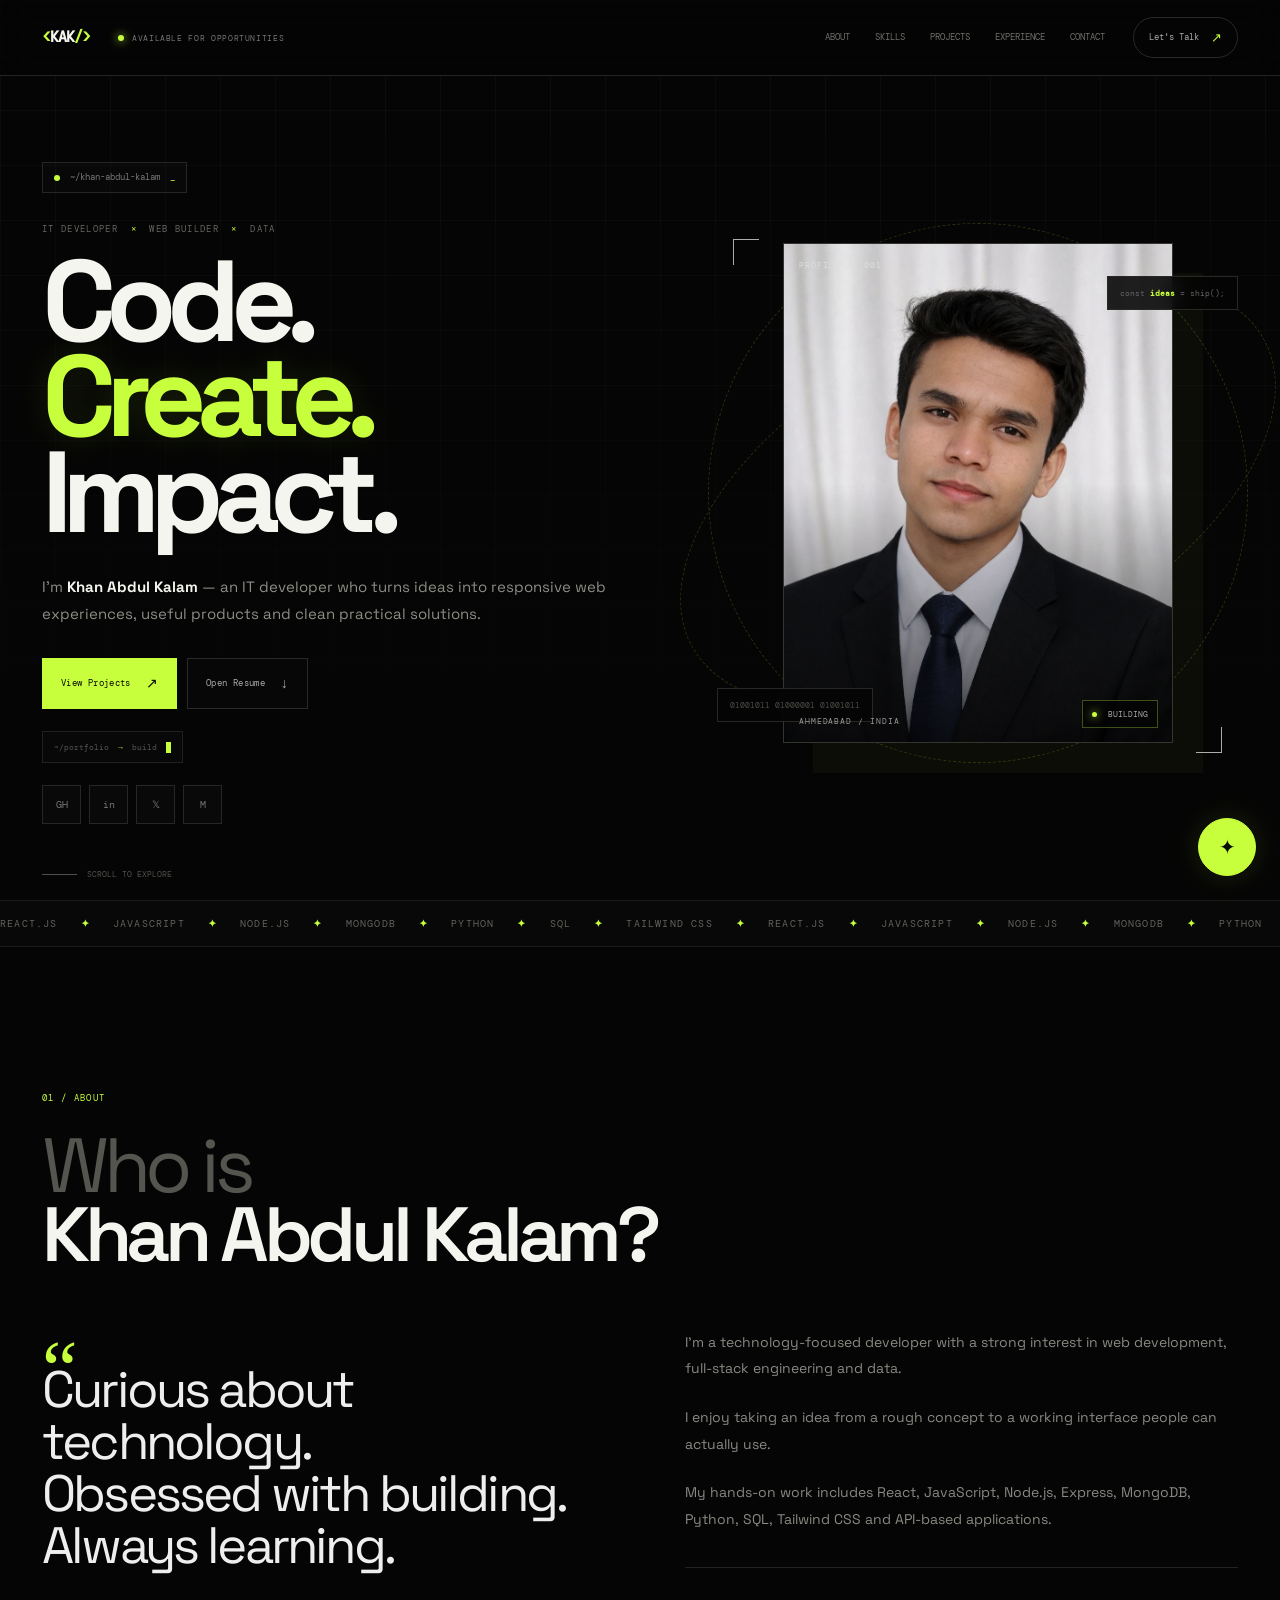
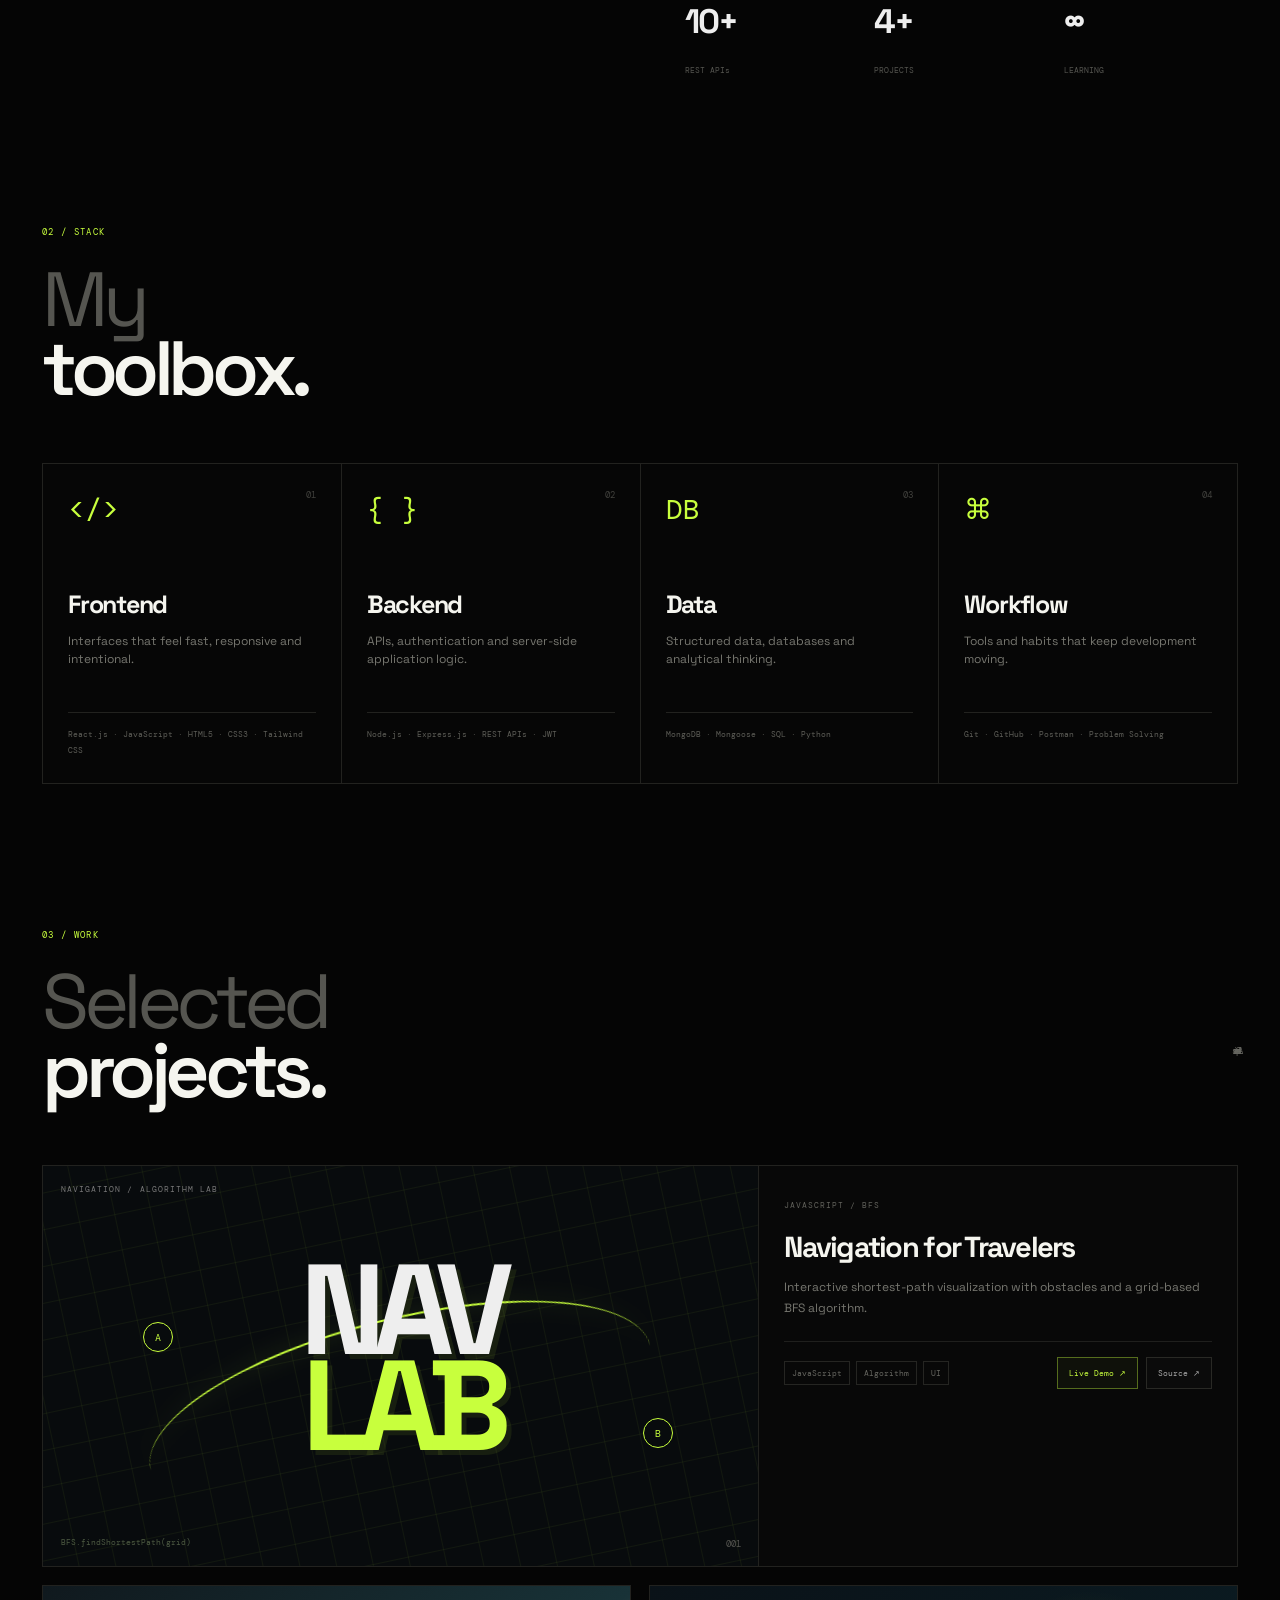
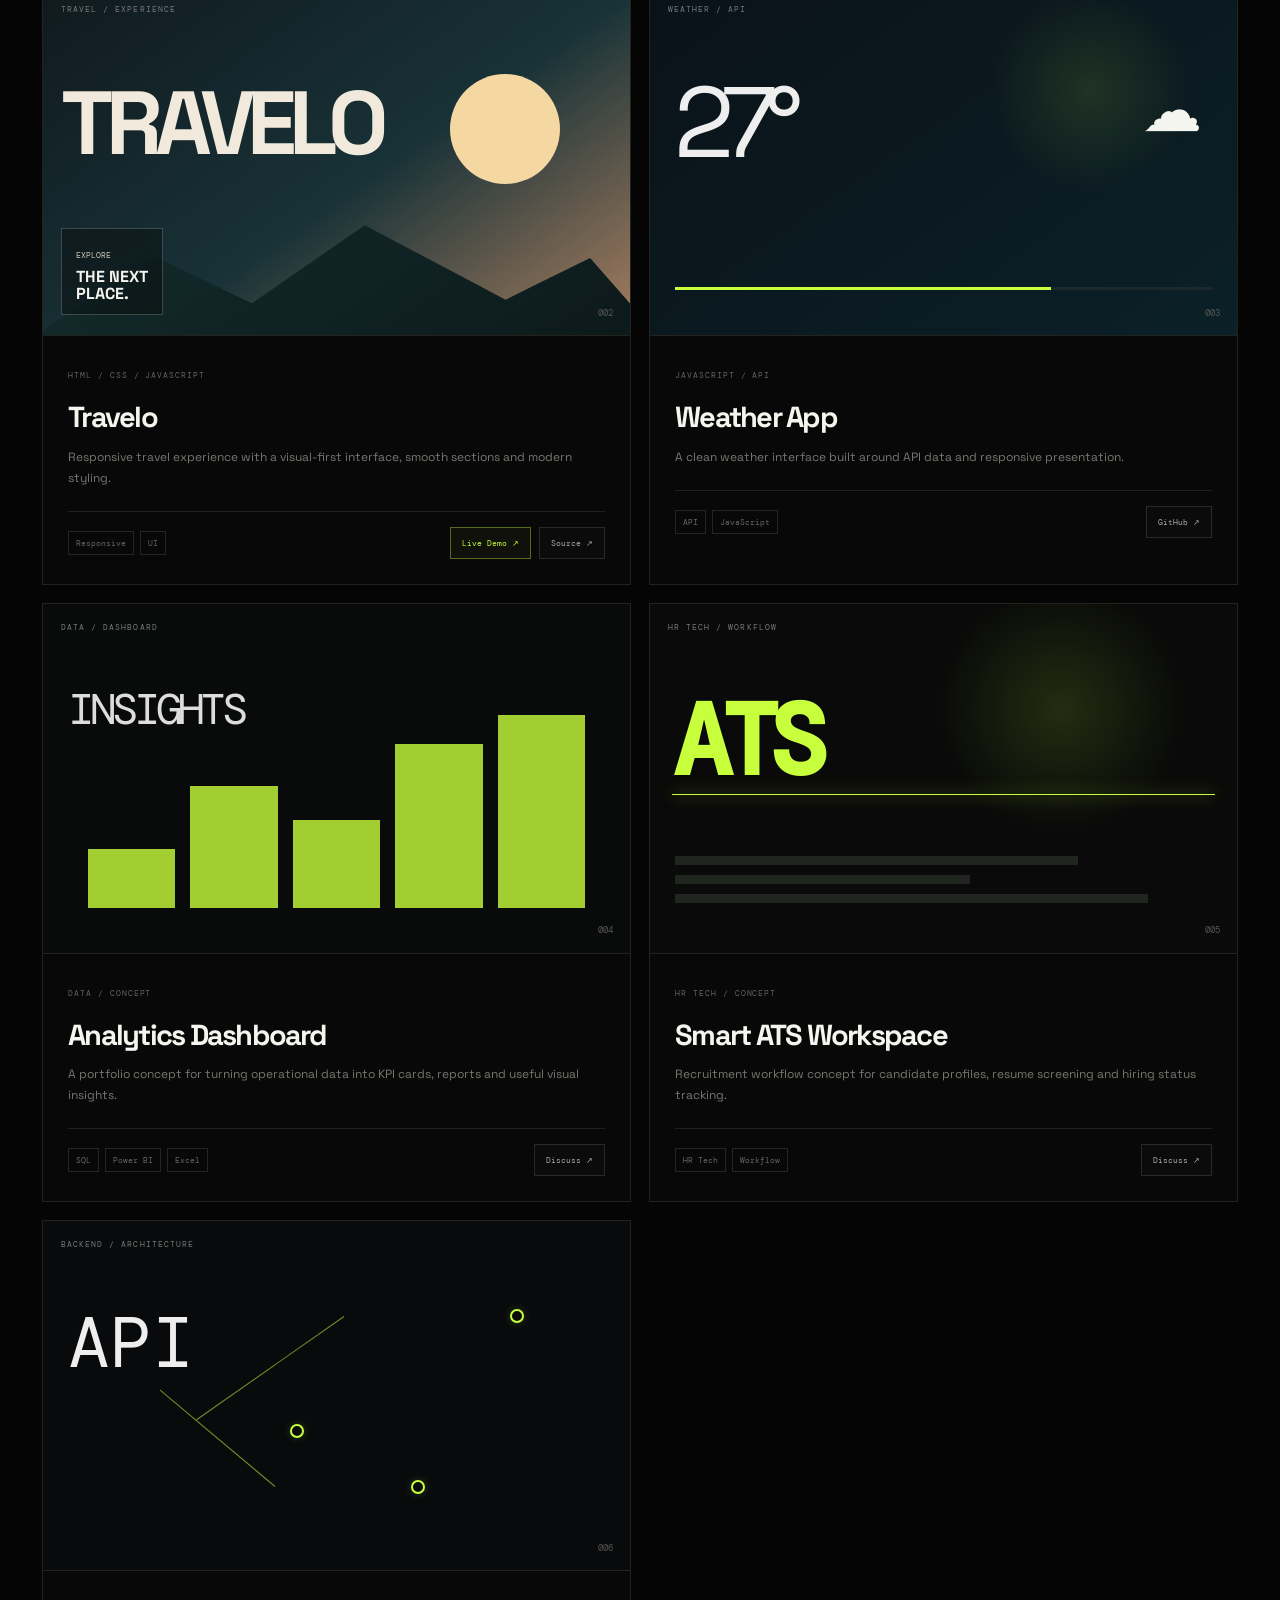
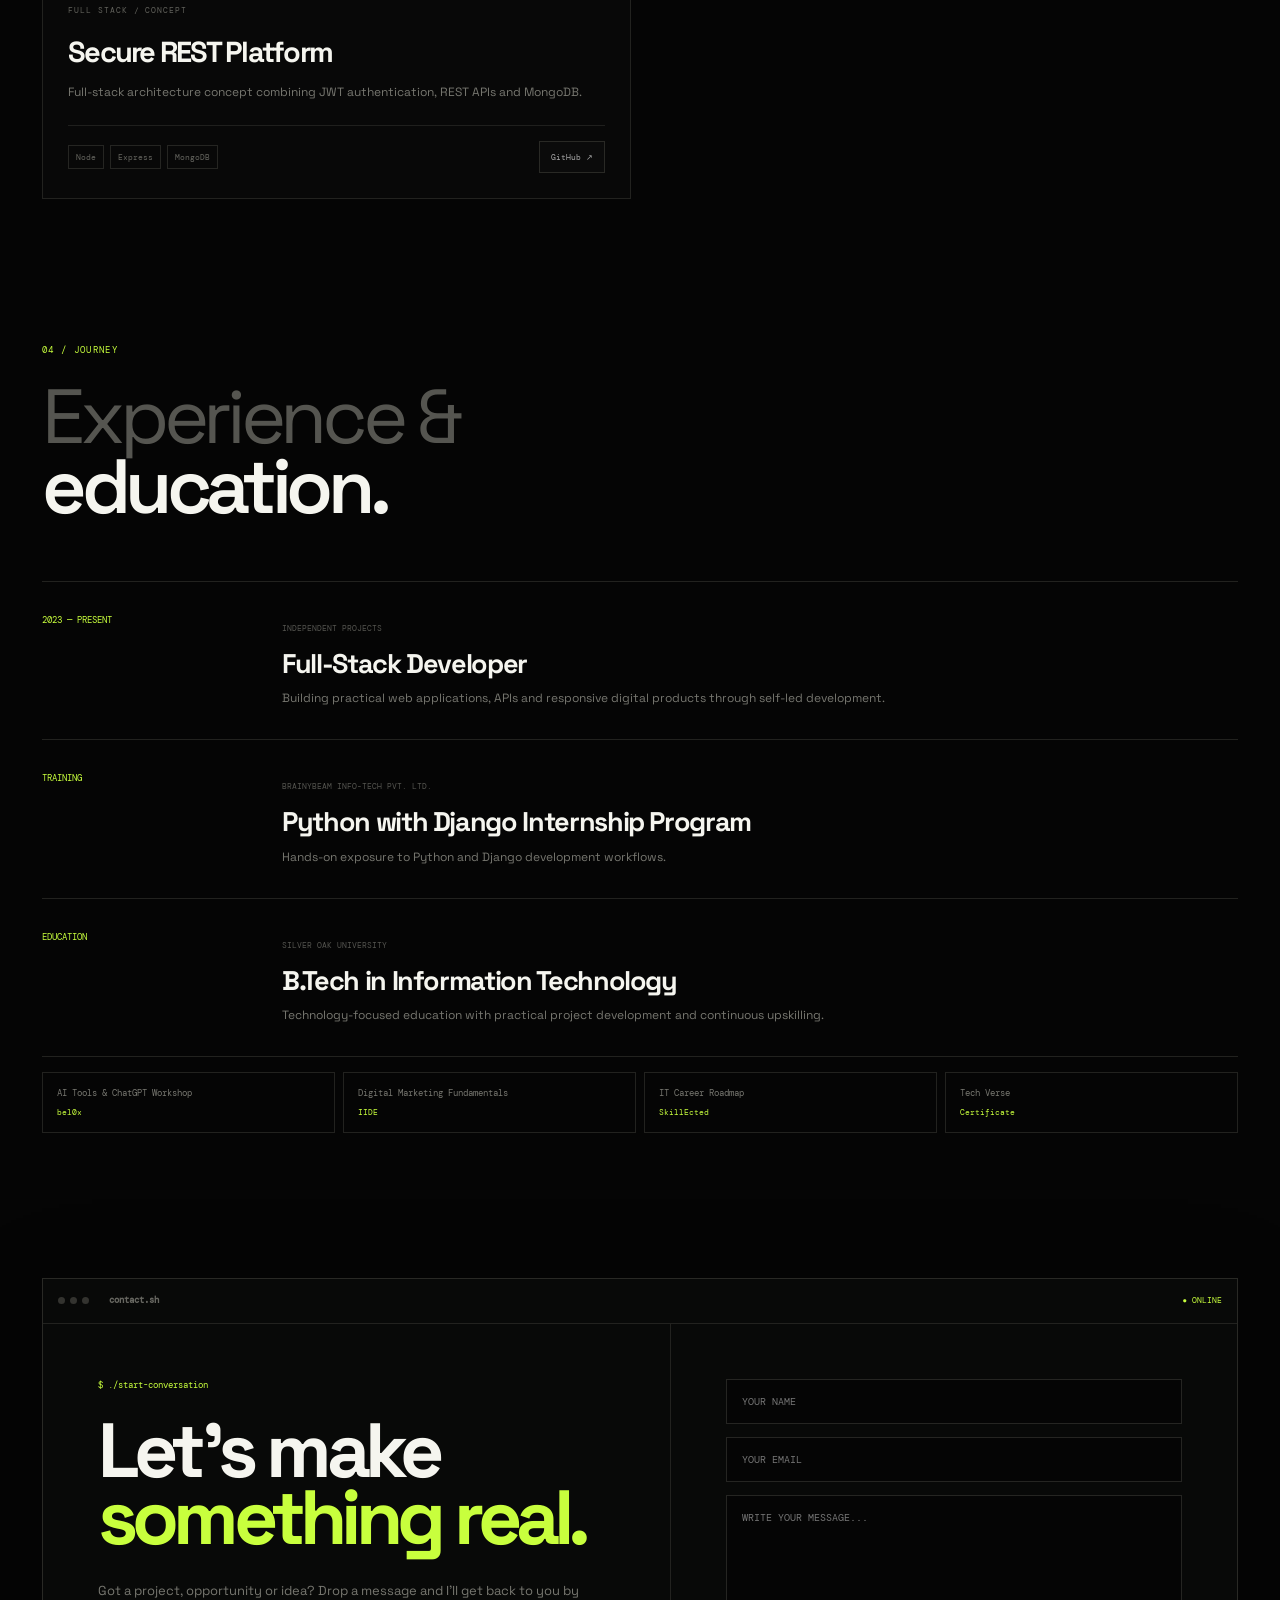
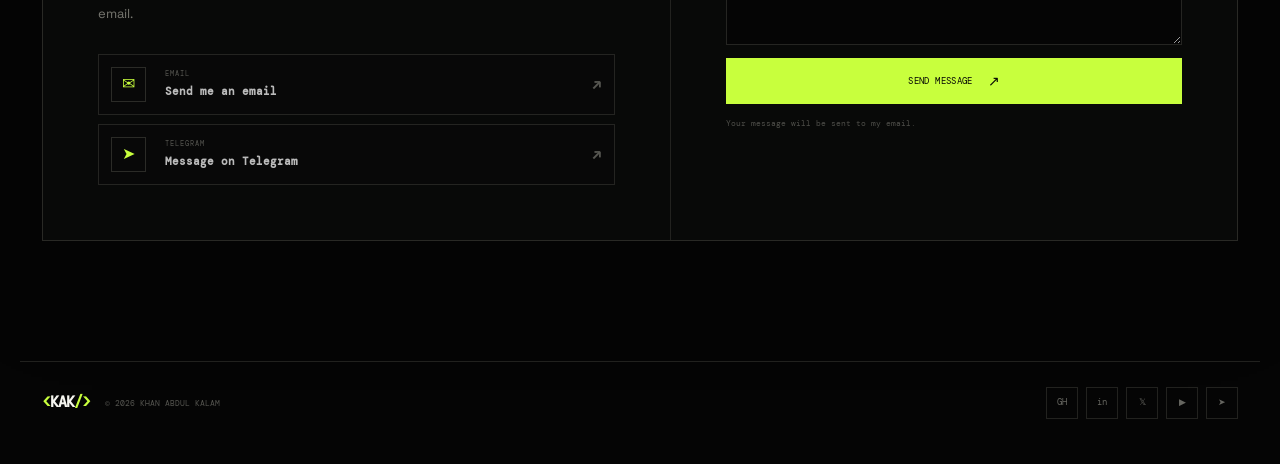
<file: index.html>
<!DOCTYPE html>
<html lang="en">
<head>

    <!-- Basic SEO -->
    <meta charset="UTF-8">
    <meta name="viewport" content="width=device-width, initial-scale=1.0">

    <title>Khan Abdul Kalam — Developer</title>

    <meta
        name="description"
        content="Khan Abdul Kalam — IT Developer, Web Developer and Data-focused problem solver."
    >

    <meta
        name="keywords"
        content="Khan Abdul Kalam, Web Developer, IT Developer, React Developer, Full Stack Developer, Data Analyst"
    >

    <meta name="author" content="Khan Abdul Kalam">

    <!-- Open Graph -->
    <meta property="og:title" content="Khan Abdul Kalam — Developer">
    <meta
        property="og:description"
        content="IT Developer • Web Developer • Data-focused problem solver"
    >
    <meta property="og:type" content="website">

    <!-- Favicon -->
    <link rel="icon" href="assets/profile.jpg">

    <!-- Google Fonts -->
    <link rel="preconnect" href="https://fonts.googleapis.com">
    <link rel="preconnect" href="https://fonts.gstatic.com" crossorigin>

    <link
        href="https://fonts.googleapis.com/css2?family=DM+Mono:wght@400;500&family=Space+Grotesk:wght@400;500;600;700&display=swap"
        rel="stylesheet"
    >

    <!-- CSS -->
    <link rel="stylesheet" href="style.css">

</head>

<body>

    <!-- =====================================
         PRELOADER
    ====================================== -->

    <div id="preloader">

        <div class="loader-content">

            <div class="loader-logo">
                &lt;KAK<span>/&gt;</span>
            </div>

            <div class="loader-bar">
                <div class="loader-progress"></div>
            </div>

            <p>INITIALIZING PORTFOLIO...</p>

        </div>

    </div>


    <!-- =====================================
         BACKGROUND EFFECTS
    ====================================== -->

    <canvas id="matrix"></canvas>

    <div class="grid-background"></div>

    <div class="scanlines"></div>

    <div class="scroll-progress" id="scrollProgress"></div>


    <!-- =====================================
         NAVIGATION
    ====================================== -->

    <header class="navbar">

        <div class="nav-container">

            <!-- Logo -->

            <a href="#home" class="logo">

                <span>&lt;</span>KAK<span>/&gt;</span>

            </a>


            <!-- Status -->

            <div class="availability">

                <span class="status-dot"></span>

                AVAILABLE FOR OPPORTUNITIES

            </div>


            <!-- Desktop Navigation -->

            <nav class="nav-menu" id="navMenu">

                <a href="#about">About</a>

                <a href="#skills">Skills</a>

                <a href="#projects">Projects</a>

                <a href="#experience">Experience</a>

                <a href="#contact">Contact</a>

            </nav>


            <!-- Talk Button -->

            <a href="#contact" class="nav-button">

                Let's Talk

                <span>↗</span>

            </a>


            <!-- Mobile Menu -->

            <button
                class="menu-button"
                id="menuButton"
                aria-label="Open navigation"
            >

                <span></span>
                <span></span>

            </button>

        </div>

    </header>



    <!-- =====================================
         MAIN CONTENT
    ====================================== -->

    <main>


        <!-- =================================
             HERO SECTION
        ================================== -->

        <section class="hero" id="home">

            <div class="hero-container">


                <!-- LEFT -->

                <div class="hero-content">

                    <div class="terminal-location">

                        <span class="terminal-dot"></span>

                        ~/khan-abdul-kalam

                        <span class="terminal-cursor">_</span>

                    </div>


                    <div class="hero-label">

                        IT DEVELOPER

                        <span>×</span>

                        WEB BUILDER

                        <span>×</span>

                        DATA

                    </div>


                    <h1>

                        Code.<br>

                        <span>Create.</span><br>

                        Impact.

                    </h1>


                    <p class="hero-description">

                        I'm <strong>Khan Abdul Kalam</strong> —
                        an IT developer who turns ideas into
                        responsive web experiences, useful products
                        and clean practical solutions.

                    </p>


                    <!-- Buttons -->

                    <div class="hero-buttons">

                        <a
                            href="#projects"
                            class="button button-primary"
                        >

                            View Projects

                            <span>↗</span>

                        </a>


                        <a
                            href="assets/resume.pdf"
                            target="_blank"
                            class="button button-outline"
                        >

                            Open Resume

                            <span>↓</span>

                        </a>

                    </div>


                    <!-- Command Line -->

                    <div class="command-line">

                        <span>~/portfolio</span>

                        <b>→</b>

                        <span id="typingCommand">
                            build --something-great
                        </span>

                        <i></i>

                    </div>


                    <!-- Social Icons -->

                    <div class="social-links">

                        <!-- GitHub -->

                        <a
                            href="https://github.com/khan-abdulkalam"
                            target="_blank"
                            aria-label="GitHub"
                        >

                            GH

                        </a>


                        <!-- LinkedIn -->

                        <a
                            href="https://www.linkedin.com/in/khan-abdulkalam"
                            target="_blank"
                            aria-label="LinkedIn"
                        >

                            in

                        </a>


                        <!-- X -->

                        <a
                            href="https://x.com/_KhanAbdulKalam"
                            target="_blank"
                            aria-label="X"
                        >

                            𝕏

                        </a>


                        <!-- Medium -->

                        <a
                            href="https://khanabdulkalam.medium.com"
                            target="_blank"
                            aria-label="Medium"
                        >

                            M

                        </a>

                    </div>

                </div>



                <!-- RIGHT -->

                <div class="hero-visual">


                    <!-- Orbit -->

                    <div class="orbit orbit-one"></div>

                    <div class="orbit orbit-two"></div>


                    <!-- Profile -->

                    <div class="profile-card">

                        <div class="profile-top">

                            PROFILE // 001

                        </div>


                        <img
                            src="assets/profile.jpg"
                            alt="Khan Abdul Kalam"
                            class="profile-image"
                        >


                        <div class="profile-overlay"></div>


                        <div class="profile-bottom">

                            AHMEDABAD / INDIA

                        </div>


                        <div class="building-status">

                            <span></span>

                            BUILDING

                        </div>

                    </div>


                    <!-- Floating Code -->

                    <div class="floating-code code-one">

                        const <strong>ideas</strong> = ship();

                    </div>


                    <div class="floating-code code-two">

                        01001011 01000001 01001011

                    </div>


                    <!-- Decorative Corners -->

                    <div class="corner corner-one"></div>

                    <div class="corner corner-two"></div>

                </div>


            </div>


            <!-- Scroll Indicator -->

            <div class="scroll-indicator">

                <span></span>

                SCROLL TO EXPLORE

            </div>

        </section>



        <!-- =================================
             TECH MARQUEE
        ================================== -->

        <section class="tech-marquee">

            <div class="marquee-track">

                <span>REACT.JS</span>
                <b>✦</b>

                <span>JAVASCRIPT</span>
                <b>✦</b>

                <span>NODE.JS</span>
                <b>✦</b>

                <span>MONGODB</span>
                <b>✦</b>

                <span>PYTHON</span>
                <b>✦</b>

                <span>SQL</span>
                <b>✦</b>

                <span>TAILWIND CSS</span>
                <b>✦</b>


                <!-- Duplicate for animation -->

                <span>REACT.JS</span>
                <b>✦</b>

                <span>JAVASCRIPT</span>
                <b>✦</b>

                <span>NODE.JS</span>
                <b>✦</b>

                <span>MONGODB</span>
                <b>✦</b>

                <span>PYTHON</span>
                <b>✦</b>

                <span>SQL</span>
                <b>✦</b>

                <span>TAILWIND CSS</span>
                <b>✦</b>

            </div>

        </section>



        <!-- =================================
             ABOUT
        ================================== -->

        <section class="section about-section" id="about">

            <div class="section-number">

                01 / ABOUT

            </div>


            <div class="section-heading">

                <span>Who is</span>

                <strong>Khan Abdul Kalam?</strong>

            </div>


            <div class="about-grid">


                <div class="about-big-text">

                    <span class="quote">“</span>

                    Curious about technology.<br>

                    Obsessed with building.<br>

                    Always learning.

                </div>


                <div class="about-text">

                    <p>

                        I'm a technology-focused developer with
                        a strong interest in web development,
                        full-stack engineering and data.

                    </p>


                    <p>

                        I enjoy taking an idea from a rough concept
                        to a working interface people can actually use.

                    </p>


                    <p>

                        My hands-on work includes React,
                        JavaScript, Node.js, Express, MongoDB,
                        Python, SQL, Tailwind CSS and API-based
                        applications.

                    </p>


                    <div class="stats">

                        <div>

                            <strong>10+</strong>

                            <span>REST APIs</span>

                        </div>


                        <div>

                            <strong>4+</strong>

                            <span>PROJECTS</span>

                        </div>


                        <div>

                            <strong>∞</strong>

                            <span>LEARNING</span>

                        </div>

                    </div>

                </div>

            </div>

        </section>



        <!-- =================================
             SKILLS
        ================================== -->

        <section class="section skills-section" id="skills">

            <div class="section-number">

                02 / STACK

            </div>


            <div class="section-heading">

                <span>My</span>

                <strong>toolbox.</strong>

            </div>


            <div class="skills-grid">


                <article class="skill-card">

                    <div class="skill-number">01</div>

                    <div class="skill-icon">&lt;/&gt;</div>

                    <h3>Frontend</h3>

                    <p>
                        Interfaces that feel fast,
                        responsive and intentional.
                    </p>

                    <div class="skill-list">

                        React.js · JavaScript · HTML5 ·
                        CSS3 · Tailwind CSS

                    </div>

                </article>


                <article class="skill-card">

                    <div class="skill-number">02</div>

                    <div class="skill-icon">{ }</div>

                    <h3>Backend</h3>

                    <p>
                        APIs, authentication and
                        server-side application logic.
                    </p>

                    <div class="skill-list">

                        Node.js · Express.js · REST APIs · JWT

                    </div>

                </article>


                <article class="skill-card">

                    <div class="skill-number">03</div>

                    <div class="skill-icon">DB</div>

                    <h3>Data</h3>

                    <p>
                        Structured data, databases and
                        analytical thinking.
                    </p>

                    <div class="skill-list">

                        MongoDB · Mongoose · SQL · Python

                    </div>

                </article>


                <article class="skill-card">

                    <div class="skill-number">04</div>

                    <div class="skill-icon">⌘</div>

                    <h3>Workflow</h3>

                    <p>
                        Tools and habits that keep
                        development moving.
                    </p>

                    <div class="skill-list">

                        Git · GitHub · Postman · Problem Solving

                    </div>

                </article>

            </div>

        </section>



        <!-- =================================
             PROJECTS
        ================================== -->

        <section class="section projects-section" id="projects">

            <div class="section-number">

                03 / WORK

            </div>


            <div class="section-heading projects-heading">

                <div>

                    <span>Selected</span>

                    <strong>projects.</strong>

                </div>


                <a
                    href="https://github.com/khan-abdulkalam?tab=repositories"
                    target="_blank"
                    class="repositories-link"
                >

                    All repositories ↗

                </a>

            </div>


            <div class="projects-grid">


                <!-- PROJECT 1 -->

                <article class="project-card project-featured">

                    <div class="project-visual navigation-visual">

                        <div class="visual-label">

                            NAVIGATION / ALGORITHM LAB

                        </div>


                        <div class="map-grid"></div>

                        <div class="route-line"></div>


                        <div class="map-pin pin-a">

                            A

                        </div>


                        <div class="map-pin pin-b">

                            B

                        </div>


                        <div class="algorithm-text">

                            BFS.findShortestPath(grid)

                        </div>


                        <div class="project-poster-title">

                            NAV<br>

                            <span>LAB</span>

                        </div>


                        <div class="project-number">

                            001

                        </div>

                    </div>


                    <div class="project-content">

                        <small>

                            JAVASCRIPT / BFS

                        </small>


                        <h3>

                            Navigation for Travelers

                        </h3>


                        <p>

                            Interactive shortest-path
                            visualization with obstacles
                            and a grid-based BFS algorithm.

                        </p>


                        <div class="project-bottom">

                            <div class="tags">

                                <span>JavaScript</span>

                                <span>Algorithm</span>

                                <span>UI</span>

                            </div>


                            <div class="project-buttons">

                                <a
                                    href="https://khan-abdulkalam.github.io/Navigation-For-Travelers/"
                                    target="_blank"
                                    class="project-button live"
                                >

                                    Live Demo ↗

                                </a>


                                <a
                                    href="https://github.com/khan-abdulkalam/Navigation-For-Travelers"
                                    target="_blank"
                                    class="project-button"
                                >

                                    Source ↗

                                </a>

                            </div>

                        </div>

                    </div>

                </article>



                <!-- PROJECT 2 -->

                <article class="project-card">

                    <div class="project-visual travelo-visual">

                        <div class="visual-label">

                            TRAVEL / EXPERIENCE

                        </div>


                        <div class="travelo-title">

                            TRAVELO

                        </div>


                        <div class="travel-sun"></div>

                        <div class="travel-mountains"></div>


                        <div class="travel-glass">

                            <small>EXPLORE</small>

                            <strong>

                                THE NEXT<br>

                                PLACE.

                            </strong>

                        </div>


                        <div class="project-number">

                            002

                        </div>

                    </div>


                    <div class="project-content">

                        <small>

                            HTML / CSS / JAVASCRIPT

                        </small>


                        <h3>Travelo</h3>


                        <p>

                            Responsive travel experience
                            with a visual-first interface,
                            smooth sections and modern styling.

                        </p>


                        <div class="project-bottom">

                            <div class="tags">

                                <span>Responsive</span>

                                <span>UI</span>

                            </div>


                            <div class="project-buttons">

                                <a
                                    href="https://khan-abdulkalam.github.io/Travelo/"
                                    target="_blank"
                                    class="project-button live"
                                >

                                    Live Demo ↗

                                </a>


                                <a
                                    href="https://github.com/khan-abdulkalam/Travelo"
                                    target="_blank"
                                    class="project-button"
                                >

                                    Source ↗

                                </a>

                            </div>

                        </div>

                    </div>

                </article>



                <!-- PROJECT 3 -->

                <article class="project-card">

                    <div class="project-visual weather-visual">

                        <div class="visual-label">

                            WEATHER / API

                        </div>


                        <div class="weather-degree">

                            27°

                        </div>


                        <div class="weather-icon">

                            ☁

                        </div>


                        <div class="weather-line"></div>


                        <div class="project-number">

                            003

                        </div>

                    </div>


                    <div class="project-content">

                        <small>

                            JAVASCRIPT / API

                        </small>


                        <h3>Weather App</h3>


                        <p>

                            A clean weather interface
                            built around API data and
                            responsive presentation.

                        </p>


                        <div class="project-bottom">

                            <div class="tags">

                                <span>API</span>

                                <span>JavaScript</span>

                            </div>


                            <div class="project-buttons">

                                <a
                                    href="https://github.com/khan-abdulkalam"
                                    target="_blank"
                                    class="project-button"
                                >

                                    GitHub ↗

                                </a>

                            </div>

                        </div>

                    </div>

                </article>



                <!-- PROJECT 4 -->

                <article class="project-card">

                    <div class="project-visual analytics-visual">

                        <div class="visual-label">

                            DATA / DASHBOARD

                        </div>


                        <div class="analytics-title">

                            INSIGHTS

                        </div>


                        <div class="bars">

                            <i></i>
                            <i></i>
                            <i></i>
                            <i></i>
                            <i></i>

                        </div>


                        <div class="project-number">

                            004

                        </div>

                    </div>


                    <div class="project-content">

                        <small>

                            DATA / CONCEPT

                        </small>


                        <h3>Analytics Dashboard</h3>


                        <p>

                            A portfolio concept for turning
                            operational data into KPI cards,
                            reports and useful visual insights.

                        </p>


                        <div class="project-bottom">

                            <div class="tags">

                                <span>SQL</span>

                                <span>Power BI</span>

                                <span>Excel</span>

                            </div>


                            <div class="project-buttons">

                                <a
                                    href="#contact"
                                    class="project-button"
                                >

                                    Discuss ↗

                                </a>

                            </div>

                        </div>

                    </div>

                </article>



                <!-- PROJECT 5 -->

                <article class="project-card">

                    <div class="project-visual ats-visual">

                        <div class="visual-label">

                            HR TECH / WORKFLOW

                        </div>


                        <div class="ats-title">

                            ATS

                        </div>


                        <div class="scan-line"></div>


                        <div class="document-lines">

                            <i></i>
                            <i></i>
                            <i></i>

                        </div>


                        <div class="project-number">

                            005

                        </div>

                    </div>


                    <div class="project-content">

                        <small>

                            HR TECH / CONCEPT

                        </small>


                        <h3>Smart ATS Workspace</h3>


                        <p>

                            Recruitment workflow concept
                            for candidate profiles, resume
                            screening and hiring status tracking.

                        </p>


                        <div class="project-bottom">

                            <div class="tags">

                                <span>HR Tech</span>

                                <span>Workflow</span>

                            </div>


                            <div class="project-buttons">

                                <a
                                    href="#contact"
                                    class="project-button"
                                >

                                    Discuss ↗

                                </a>

                            </div>

                        </div>

                    </div>

                </article>



                <!-- PROJECT 6 -->

                <article class="project-card">

                    <div class="project-visual api-visual">

                        <div class="visual-label">

                            BACKEND / ARCHITECTURE

                        </div>


                        <div class="api-title">

                            API

                        </div>


                        <div class="api-node node-one"></div>

                        <div class="api-node node-two"></div>

                        <div class="api-node node-three"></div>


                        <div class="api-connection connection-one"></div>

                        <div class="api-connection connection-two"></div>


                        <div class="project-number">

                            006

                        </div>

                    </div>


                    <div class="project-content">

                        <small>

                            FULL STACK / CONCEPT

                        </small>


                        <h3>Secure REST Platform</h3>


                        <p>

                            Full-stack architecture concept
                            combining JWT authentication,
                            REST APIs and MongoDB.

                        </p>


                        <div class="project-bottom">

                            <div class="tags">

                                <span>Node</span>

                                <span>Express</span>

                                <span>MongoDB</span>

                            </div>


                            <div class="project-buttons">

                                <a
                                    href="https://github.com/khan-abdulkalam"
                                    target="_blank"
                                    class="project-button"
                                >

                                    GitHub ↗

                                </a>

                            </div>

                        </div>

                    </div>

                </article>

            </div>

        </section>



        <!-- =================================
             EXPERIENCE
        ================================== -->

        <section
            class="section experience-section"
            id="experience"
        >

            <div class="section-number">

                04 / JOURNEY

            </div>


            <div class="section-heading">

                <span>Experience &</span>

                <strong>education.</strong>

            </div>


            <div class="timeline">


                <div class="timeline-item">

                    <div class="timeline-date">

                        2023 — PRESENT

                    </div>


                    <div class="timeline-content">

                        <small>

                            INDEPENDENT PROJECTS

                        </small>


                        <h3>

                            Full-Stack Developer

                        </h3>


                        <p>

                            Building practical web applications,
                            APIs and responsive digital products
                            through self-led development.

                        </p>

                    </div>

                </div>



                <div class="timeline-item">

                    <div class="timeline-date">

                        TRAINING

                    </div>


                    <div class="timeline-content">

                        <small>

                            BRAINYBEAM INFO-TECH PVT. LTD.

                        </small>


                        <h3>

                            Python with Django Internship Program

                        </h3>


                        <p>

                            Hands-on exposure to Python
                            and Django development workflows.

                        </p>

                    </div>

                </div>



                <div class="timeline-item">

                    <div class="timeline-date">

                        EDUCATION

                    </div>


                    <div class="timeline-content">

                        <small>

                            SILVER OAK UNIVERSITY

                        </small>


                        <h3>

                            B.Tech in Information Technology

                        </h3>


                        <p>

                            Technology-focused education with
                            practical project development and
                            continuous upskilling.

                        </p>

                    </div>

                </div>

            </div>


            <!-- Certifications -->

            <div class="certificates">

                <div>

                    AI Tools & ChatGPT Workshop

                    <span>be10x</span>

                </div>


                <div>

                    Digital Marketing Fundamentals

                    <span>IIDE</span>

                </div>


                <div>

                    IT Career Roadmap

                    <span>SkillEcted</span>

                </div>


                <div>

                    Tech Verse

                    <span>Certificate</span>

                </div>

            </div>

        </section>



        <!-- =================================
             CONTACT
        ================================== -->

        <section
            class="section contact-section"
            id="contact"
        >

            <div class="contact-terminal">


                <!-- Terminal Header -->

                <div class="terminal-header">

                    <div class="terminal-buttons">

                        <span></span>
                        <span></span>
                        <span></span>

                    </div>


                    <strong>

                        contact.sh

                    </strong>


                    <small>

                        ● ONLINE

                    </small>

                </div>


                <div class="contact-grid">


                    <!-- Contact Text -->

                    <div class="contact-information">

                        <div class="terminal-command">

                            $ ./start-conversation

                        </div>


                        <h2>

                            Let's make<br>

                            <span>something real.</span>

                        </h2>


                        <p>

                            Got a project, opportunity or idea?

                            Drop a message and I'll get back
                            to you by email.

                        </p>


                        <!-- Gmail -->

                        <a
                            href="mailto:abdul.kalamkhan3001@gmail.com"
                            class="contact-method"
                        >

                            <span class="contact-method-icon">

                                ✉

                            </span>


                            <div>

                                <small>EMAIL</small>

                                <strong>Send me an email</strong>

                            </div>


                            <b>↗</b>

                        </a>


                        <!-- Telegram -->

                        <a
                            href="https://t.me/khan_abdulkalam"
                            target="_blank"
                            class="contact-method"
                        >

                            <span class="contact-method-icon">

                                ➤

                            </span>


                            <div>

                                <small>TELEGRAM</small>

                                <strong>Message on Telegram</strong>

                            </div>


                            <b>↗</b>

                        </a>

                    </div>



                    <!-- Contact Form -->

                    <form
                        id="contactForm"
                        action="https://formsubmit.co/abdul.kalamkhan3001@gmail.com"
                        method="POST"
                    >

                        <input
                            type="hidden"
                            name="_subject"
                            value="New message from Khan Abdul Kalam Portfolio"
                        >


                        <input
                            type="hidden"
                            name="_captcha"
                            value="true"
                        >


                        <input
                            type="hidden"
                            name="_template"
                            value="table"
                        >


                        <input
                            type="text"
                            name="name"
                            placeholder="YOUR NAME"
                            required
                        >


                        <input
                            type="email"
                            name="email"
                            placeholder="YOUR EMAIL"
                            required
                        >


                        <textarea
                            name="message"
                            rows="6"
                            placeholder="WRITE YOUR MESSAGE..."
                            required
                        ></textarea>


                        <button
                            type="submit"
                            class="button button-primary send-button"
                        >

                            SEND MESSAGE

                            <span>↗</span>

                        </button>


                        <small class="form-note">

                            Your message will be sent to my email.

                        </small>

                    </form>

                </div>

            </div>

        </section>

    </main>



    <!-- =====================================
         FOOTER
    ====================================== -->

    <footer>

        <div class="footer-left">

            <a href="#home" class="logo">

                <span>&lt;</span>KAK<span>/&gt;</span>

            </a>


            <small>

                © <span id="year"></span>
                KHAN ABDUL KALAM

            </small>

        </div>


        <div class="footer-links">

            <a
                href="https://github.com/khan-abdulkalam"
                target="_blank"
            >

                GH

            </a>


            <a
                href="https://www.linkedin.com/in/khan-abdulkalam"
                target="_blank"
            >

                in

            </a>


            <a
                href="https://x.com/_KhanAbdulKalam"
                target="_blank"
            >

                𝕏

            </a>


            <a
                href="https://www.youtube.com/@khan_abdulkalam"
                target="_blank"
            >

                ▶

            </a>


            <a
                href="https://t.me/khan_abdulkalam"
                target="_blank"
            >

                ➤

            </a>

        </div>

    </footer>



    <!-- Floating Contact -->

    <button
        class="floating-contact"
        id="floatingContact"
        aria-label="Open contact section"
    >

        ✦

    </button>



    <!-- JavaScript -->

    <script src="script.js"></script>

</body>

</html>
</file>
<file: style.css>
/* =========================================================
   KHAN ABDUL KALAM — DEVELOPER PORTFOLIO
   MAIN UI / ANIMATIONS / RESPONSIVE DESIGN
========================================================= */

:root {
    --bg: #050505;
    --panel: #090909;
    --panel-light: #0d0d0d;

    --white: #f5f5ef;
    --muted: #85857d;
    --dim: #50504b;

    --line: #22221f;

    --green: #c8ff3d;
    --green-dark: #8cff00;

    --red: #ff4b55;

    --mono: "DM Mono", monospace;
    --font: "Space Grotesk", sans-serif;

    --max-width: 1240px;
}


/* =========================================================
   RESET
========================================================= */

* {
    margin: 0;
    padding: 0;
    box-sizing: border-box;
}

html {
    scroll-behavior: smooth;
}

body {
    background: var(--bg);
    color: var(--white);
    font-family: var(--font);
    overflow-x: hidden;
    line-height: 1.5;
}

a {
    color: inherit;
    text-decoration: none;
}

button,
input,
textarea {
    font-family: inherit;
}

button {
    cursor: pointer;
}


/* =========================================================
   SELECTION
========================================================= */

::selection {
    background: var(--green);
    color: #050505;
}


/* =========================================================
   CUSTOM SCROLLBAR
========================================================= */

::-webkit-scrollbar {
    width: 8px;
}

::-webkit-scrollbar-track {
    background: #050505;
}

::-webkit-scrollbar-thumb {
    background: #2b2b28;
}

::-webkit-scrollbar-thumb:hover {
    background: var(--green);
}


/* =========================================================
   BACKGROUND GRID
========================================================= */

.grid-background {
    position: fixed;
    inset: 0;

    z-index: -5;

    background-image:
        linear-gradient(
            rgba(255, 255, 255, 0.035) 1px,
            transparent 1px
        ),
        linear-gradient(
            90deg,
            rgba(255, 255, 255, 0.035) 1px,
            transparent 1px
        );

    background-size: 55px 55px;

    mask-image:
        linear-gradient(
            to bottom,
            black,
            transparent 90%
        );
}


/* =========================================================
   MATRIX CANVAS
========================================================= */

#matrix {
    position: fixed;
    inset: 0;

    width: 100%;
    height: 100%;

    z-index: -6;

    opacity: 0.12;

    pointer-events: none;
}


/* =========================================================
   SCANLINES
========================================================= */

.scanlines {
    position: fixed;
    inset: 0;

    z-index: 50;

    pointer-events: none;

    background:
        repeating-linear-gradient(
            to bottom,
            transparent 0,
            transparent 3px,
            rgba(255, 255, 255, 0.012) 4px
        );
}


/* =========================================================
   SCROLL PROGRESS
========================================================= */

.scroll-progress {
    position: fixed;

    top: 0;
    left: 0;

    width: 0;
    height: 2px;

    background: var(--green);

    z-index: 200;

    box-shadow:
        0 0 15px var(--green);
}


/* =========================================================
   PRELOADER
========================================================= */

#preloader {
    position: fixed;
    inset: 0;

    background: #050505;

    z-index: 1000;

    display: flex;
    justify-content: center;
    align-items: center;

    transition:
        opacity 0.6s ease,
        visibility 0.6s ease;
}

.loader-content {
    width: 250px;

    text-align: center;
}

.loader-logo {
    font-family: var(--mono);

    font-size: 32px;
    font-weight: 600;

    letter-spacing: -2px;
}

.loader-logo span {
    color: var(--green);
}

.loader-bar {
    width: 100%;
    height: 2px;

    margin: 22px 0 12px;

    background: #20201d;

    overflow: hidden;
}

.loader-progress {
    height: 100%;
    width: 0;

    background: var(--green);

    box-shadow:
        0 0 15px var(--green);

    animation:
        loading 1.5s ease forwards;
}

.loader-content p {
    font-family: var(--mono);

    font-size: 8px;

    color: #555;

    letter-spacing: 0.12em;
}

@keyframes loading {
    to {
        width: 100%;
    }
}


/* =========================================================
   NAVBAR
========================================================= */

.navbar {
    position: sticky;

    top: 0;

    z-index: 100;

    height: 76px;

    background:
        rgba(5, 5, 5, 0.78);

    backdrop-filter: blur(18px);

    border-bottom:
        1px solid var(--line);
}

.nav-container {
    max-width: var(--max-width);

    height: 100%;

    margin: auto;

    padding:
        0 22px;

    display: flex;

    align-items: center;

    gap: 28px;
}


/* =========================================================
   LOGO
========================================================= */

.logo {
    font-family: var(--mono);

    font-size: 15px;

    font-weight: 600;

    letter-spacing: -1px;

    white-space: nowrap;
}

.logo span {
    color: var(--green);
}


/* =========================================================
   AVAILABILITY
========================================================= */

.availability {
    display: flex;

    align-items: center;

    gap: 8px;

    font-family: var(--mono);

    font-size: 8px;

    color: #777;

    letter-spacing: 0.08em;
}

.status-dot {
    width: 6px;
    height: 6px;

    border-radius: 50%;

    background: var(--green);

    box-shadow:
        0 0 10px var(--green);

    animation:
        statusPulse 1.8s infinite;
}

@keyframes statusPulse {
    50% {
        opacity: 0.4;
        transform: scale(0.7);
    }
}


/* =========================================================
   NAV MENU
========================================================= */

.nav-menu {
    display: flex;

    align-items: center;

    gap: 25px;

    margin-left: auto;
}

.nav-menu a {
    position: relative;

    font-family: var(--mono);

    font-size: 9px;

    color: #70706b;

    text-transform: uppercase;

    transition:
        color 0.25s ease;
}

.nav-menu a::after {
    content: "";

    position: absolute;

    left: 0;
    bottom: -7px;

    width: 0;
    height: 1px;

    background: var(--green);

    transition:
        width 0.25s ease;
}

.nav-menu a:hover {
    color: var(--green);
}

.nav-menu a:hover::after {
    width: 100%;
}


/* =========================================================
   NAV BUTTON
========================================================= */

.nav-button {
    display: inline-flex;

    align-items: center;

    gap: 12px;

    padding:
        10px 15px;

    border:
        1px solid #292925;

    border-radius: 100px;

    font-family: var(--mono);

    font-size: 9px;

    color: #aaa;

    transition:
        all 0.25s ease;
}

.nav-button span {
    color: var(--green);

    font-size: 13px;
}

.nav-button:hover {
    border-color: var(--green);

    color: var(--green);

    transform: translateY(-2px);
}


/* =========================================================
   MOBILE MENU BUTTON
========================================================= */

.menu-button {
    display: none;

    width: 34px;
    height: 34px;

    background: transparent;

    border: 1px solid #292925;
}

.menu-button span {
    display: block;

    width: 18px;
    height: 1px;

    margin: 5px auto;

    background: var(--white);
}


/* =========================================================
   HERO
========================================================= */

.hero {
    min-height:
        calc(100vh - 76px);

    position: relative;

    max-width:
        var(--max-width);

    margin: auto;

    padding:
        70px 22px 60px;

    display: flex;

    align-items: center;
}

.hero-container {
    width: 100%;

    display: grid;

    grid-template-columns:
        1fr 0.86fr;

    gap: 70px;

    align-items: center;
}


/* =========================================================
   TERMINAL LOCATION
========================================================= */

.terminal-location {
    display: inline-flex;

    align-items: center;

    gap: 10px;

    padding:
        8px 11px;

    border:
        1px solid #252522;

    background:
        rgba(255, 255, 255, 0.015);

    color: #777;

    font-family: var(--mono);

    font-size: 9px;
}

.terminal-dot {
    width: 6px;
    height: 6px;

    background: var(--green);

    border-radius: 50%;
}

.terminal-cursor {
    color: var(--green);

    animation:
        blink 1s steps(2) infinite;
}

@keyframes blink {
    50% {
        opacity: 0;
    }
}


/* =========================================================
   HERO LABEL
========================================================= */

.hero-label {
    margin-top: 30px;

    color: #666661;

    font-family: var(--mono);

    font-size: 9px;

    letter-spacing: 0.15em;
}

.hero-label span {
    color: var(--green);

    margin: 0 6px;
}


/* =========================================================
   HERO TITLE
========================================================= */

.hero h1 {
    margin-top: 17px;

    font-size:
        clamp(70px, 9vw, 128px);

    line-height: 0.83;

    letter-spacing:
        -0.085em;

    font-weight: 700;
}

.hero h1 span {
    color: var(--green);

    text-shadow:
        0 0 35px rgba(200, 255, 61, 0.12);
}


/* =========================================================
   HERO DESCRIPTION
========================================================= */

.hero-description {
    max-width: 640px;

    margin-top: 32px;

    color: #8d8d86;

    font-size: 15px;

    line-height: 1.85;
}

.hero-description strong {
    color: var(--white);
}


/* =========================================================
   HERO BUTTONS
========================================================= */

.hero-buttons {
    display: flex;

    gap: 10px;

    margin-top: 30px;
}

.button {
    display: inline-flex;

    align-items: center;

    justify-content: center;

    gap: 15px;

    padding:
        14px 18px;

    border:
        1px solid #292925;

    font-family: var(--mono);

    font-size: 9px;

    letter-spacing: 0.04em;

    transition:
        all 0.25s ease;
}

.button span {
    font-size: 14px;
}

.button-primary {
    background: var(--green);

    border-color: var(--green);

    color: #080a05;
}

.button-primary:hover {
    background: #dcff7a;

    box-shadow:
        0 0 30px rgba(200, 255, 61, 0.15);

    transform:
        translateY(-3px);
}

.button-outline {
    color: #aaa;

    background:
        rgba(255, 255, 255, 0.01);
}

.button-outline:hover {
    border-color: var(--green);

    color: var(--green);

    transform:
        translateY(-3px);
}


/* =========================================================
   COMMAND LINE
========================================================= */

.command-line {
    display: flex;

    align-items: center;

    gap: 9px;

    width: max-content;

    max-width: 100%;

    margin-top: 22px;

    padding:
        9px 11px;

    border:
        1px solid #20201d;

    background: #080808;

    color: #555;

    font-family: var(--mono);

    font-size: 8px;
}

.command-line b {
    color: var(--green);
}

.command-line i {
    width: 5px;
    height: 11px;

    background: var(--green);

    animation:
        blink 1s steps(2) infinite;
}


/* =========================================================
   SOCIAL LINKS
========================================================= */

.social-links {
    display: flex;

    gap: 8px;

    margin-top: 22px;
}

.social-links a {
    width: 39px;
    height: 39px;

    display: grid;

    place-items: center;

    border:
        1px solid #262622;

    background: #090909;

    color: #777;

    font-family: var(--mono);

    font-size: 10px;

    transition:
        all 0.25s ease;
}

.social-links a:hover {
    color: var(--green);

    border-color:
        var(--green);

    background:
        rgba(200, 255, 61, 0.04);

    transform:
        translateY(-4px);

    box-shadow:
        0 10px 25px
        rgba(200, 255, 61, 0.07);
}


/* =========================================================
   HERO VISUAL
========================================================= */

.hero-visual {
    height: 620px;

    position: relative;

    display: grid;

    place-items: center;
}


/* =========================================================
   ORBITS
========================================================= */

.orbit {
    position: absolute;

    border:
        1px dashed
        rgba(200, 255, 61, 0.18);

    border-radius: 50%;

    pointer-events: none;
}

.orbit-one {
    width: 540px;
    height: 540px;

    animation:
        rotateOrbit 18s linear infinite;
}

.orbit-two {
    width: 650px;
    height: 340px;

    transform:
        rotate(-28deg);

    animation:
        rotateOrbitReverse 23s linear infinite;
}

@keyframes rotateOrbit {
    to {
        transform: rotate(360deg);
    }
}

@keyframes rotateOrbitReverse {
    to {
        transform:
            rotate(-388deg);
    }
}


/* =========================================================
   PROFILE CARD
========================================================= */

.profile-card {
    width:
        min(390px, 75vw);

    aspect-ratio:
        0.78;

    position: relative;

    overflow: hidden;

    background: #0a0a0a;

    border:
        1px solid #343430;

    box-shadow:
        30px 30px 0
        rgba(200, 255, 61, 0.035);
}

.profile-image {
    width: 100%;
    height: 100%;

    object-fit: cover;

    object-position:
        center top;

    filter:
        grayscale(0.1)
        contrast(1.05);

    transition:
        transform 0.7s ease;
}

.profile-card:hover .profile-image {
    transform:
        scale(1.035);
}

.profile-overlay {
    position: absolute;
    inset: 0;

    background:
        linear-gradient(
            to bottom,
            transparent 48%,
            rgba(0, 0, 0, 0.72)
        );
}

.profile-top,
.profile-bottom {
    position: absolute;

    z-index: 3;

    font-family: var(--mono);

    font-size: 8px;

    letter-spacing: 0.12em;
}

.profile-top {
    top: 15px;
    left: 15px;

    color: #ddd;
}

.profile-bottom {
    bottom: 15px;
    left: 15px;

    color: #999;
}


/* =========================================================
   BUILDING STATUS
========================================================= */

.building-status {
    position: absolute;

    right: 14px;
    bottom: 14px;

    z-index: 3;

    padding:
        7px 9px;

    border:
        1px solid
        rgba(200, 255, 61, 0.3);

    background:
        rgba(5, 5, 5, 0.72);

    color: #aaa;

    font-family: var(--mono);

    font-size: 8px;
}

.building-status span {
    display: inline-block;

    width: 5px;
    height: 5px;

    margin-right: 6px;

    border-radius: 50%;

    background: var(--green);

    box-shadow:
        0 0 8px var(--green);
}


/* =========================================================
   FLOATING CODE
========================================================= */

.floating-code {
    position: absolute;

    padding:
        10px 12px;

    border:
        1px solid #272724;

    background:
        rgba(5, 5, 5, 0.88);

    backdrop-filter:
        blur(10px);

    color: #666;

    font-family: var(--mono);

    font-size: 8px;

    animation:
        float 4s ease-in-out infinite;
}

.floating-code strong {
    color: var(--green);
}

.code-one {
    top: 15%;
    right: 0;
}

.code-two {
    bottom: 13%;
    left: 0;

    animation-delay:
        -1.8s;

    color: #4c4c47;
}

@keyframes float {
    0%,
    100% {
        transform:
            translateY(0);
    }

    50% {
        transform:
            translateY(-10px);
    }
}


/* =========================================================
   CORNERS
========================================================= */

.corner {
    position: absolute;

    width: 26px;
    height: 26px;

    border-color:
        var(--green);

    opacity: 0.7;
}

.corner-one {
    top: 9%;
    left: 3%;

    border-top: 1px solid;
    border-left: 1px solid;
}

.corner-two {
    right: 3%;
    bottom: 8%;

    border-right: 1px solid;
    border-bottom: 1px solid;
}


/* =========================================================
   SCROLL INDICATOR
========================================================= */

.scroll-indicator {
    position: absolute;

    left: 22px;
    bottom: 20px;

    display: flex;

    align-items: center;

    gap: 10px;

    color: #50504b;

    font-family: var(--mono);

    font-size: 8px;
}

.scroll-indicator span {
    width: 35px;
    height: 1px;

    background: #50504b;
}


/* =========================================================
   TECH MARQUEE
========================================================= */

.tech-marquee {
    overflow: hidden;

    padding:
        15px 0;

    border-top:
        1px solid #1b1b19;

    border-bottom:
        1px solid #1b1b19;

    background: #080808;
}

.marquee-track {
    display: flex;

    width: max-content;

    align-items: center;

    gap: 23px;

    color: #62625c;

    font-family: var(--mono);

    font-size: 10px;

    letter-spacing: 0.12em;

    animation:
        marquee 28s linear infinite;
}

.marquee-track b {
    color: var(--green);
}

@keyframes marquee {
    to {
        transform:
            translateX(-50%);
    }
}


/* =========================================================
   COMMON SECTION
========================================================= */

.section {
    max-width:
        var(--max-width);

    margin:
        0 auto;

    padding:
        145px 22px 0;
}

.section-number {
    margin-bottom: 25px;

    color: var(--green);

    font-family: var(--mono);

    font-size: 9px;

    letter-spacing: 0.15em;
}

.section-heading {
    margin-bottom: 60px;

    font-size:
        clamp(40px, 6vw, 80px);

    line-height: 0.9;

    letter-spacing:
        -0.07em;
}

.section-heading span {
    display: block;

    color: #555550;
}

.section-heading strong {
    font-weight: 600;
}


/* =========================================================
   ABOUT
========================================================= */

.about-grid {
    display: grid;

    grid-template-columns:
        1fr 1fr;

    gap: 90px;
}

.about-big-text {
    color: #eee;

    font-size:
        clamp(30px, 4vw, 55px);

    line-height: 1.02;

    letter-spacing:
        -0.055em;
}

.quote {
    display: block;

    height: 35px;

    color: var(--green);

    font-family: Georgia, serif;

    font-size: 80px;
}

.about-text {
    color: #898983;

    font-size: 14px;

    line-height: 1.9;
}

.about-text p {
    margin-bottom: 22px;
}


/* =========================================================
   STATS
========================================================= */

.stats {
    display: grid;

    grid-template-columns:
        repeat(3, 1fr);

    gap: 15px;

    margin-top: 35px;

    padding-top: 22px;

    border-top:
        1px solid #22221f;
}

.stats strong {
    display: block;

    color: #eee;

    font-size: 34px;

    letter-spacing:
        -0.06em;
}

.stats span {
    color: #555550;

    font-family: var(--mono);

    font-size: 8px;
}


/* =========================================================
   SKILLS
========================================================= */

.skills-grid {
    display: grid;

    grid-template-columns:
        repeat(4, 1fr);

    border-top:
        1px solid #22221f;

    border-left:
        1px solid #22221f;
}

.skill-card {
    min-height: 315px;

    position: relative;

    padding: 25px;

    border-right:
        1px solid #22221f;

    border-bottom:
        1px solid #22221f;

    background:
        rgba(255, 255, 255, 0.008);

    transition:
        all 0.35s ease;
}

.skill-card:hover {
    background:
        rgba(200, 255, 61, 0.035);

    transform:
        translateY(-6px);
}

.skill-number {
    position: absolute;

    top: 25px;
    right: 25px;

    color: #41413d;

    font-family: var(--mono);

    font-size: 9px;
}

.skill-icon {
    color: var(--green);

    font-family: var(--mono);

    font-size: 28px;
}

.skill-card h3 {
    margin-top: 55px;

    font-size: 25px;

    letter-spacing:
        -0.05em;
}

.skill-card p {
    min-height: 55px;

    margin-top: 8px;

    color: #777770;

    font-size: 12px;
}

.skill-list {
    margin-top: 25px;

    padding-top: 13px;

    border-top:
        1px solid #22221f;

    color: #5e5e58;

    font-family: var(--mono);

    font-size: 8px;

    line-height: 2;
}


/* =========================================================
   PROJECT HEADING
========================================================= */

.projects-heading {
    display: flex;

    align-items: flex-end;

    justify-content: space-between;
}

.projects-heading > div {
    margin-bottom: 0;
}

.repositories-link {
    margin-bottom: 50px;

    color: #666660;

    font-family: var(--mono);

    font-size: 9px;

    transition:
        color 0.2s ease;
}

.repositories-link:hover {
    color: var(--green);
}


/* =========================================================
   PROJECT GRID
========================================================= */

.projects-grid {
    display: grid;

    grid-template-columns:
        repeat(2, 1fr);

    gap: 18px;
}

.project-card {
    position: relative;

    overflow: hidden;

    border:
        1px solid #22221f;

    background: #080808;

    transition:
        transform 0.35s ease,
        border-color 0.35s ease;
}

.project-card:hover {
    transform:
        translateY(-7px);

    border-color:
        #41413c;
}

.project-featured {
    grid-column:
        1 / -1;

    display: grid;

    grid-template-columns:
        1.2fr 0.8fr;
}


/* =========================================================
   PROJECT VISUAL
========================================================= */

.project-visual {
    height: 350px;

    position: relative;

    overflow: hidden;

    border-bottom:
        1px solid #22221f;
}

.project-featured .project-visual {
    height: 100%;

    min-height: 400px;

    border-bottom: 0;

    border-right:
        1px solid #22221f;
}

.visual-label {
    position: absolute;

    top: 17px;
    left: 18px;

    z-index: 5;

    color: #777;

    font-family: var(--mono);

    font-size: 8px;

    letter-spacing: 0.13em;
}

.project-number {
    position: absolute;

    right: 17px;
    bottom: 15px;

    z-index: 5;

    color: #555550;

    font-family: var(--mono);

    font-size: 9px;
}


/* =========================================================
   NAVIGATION PROJECT
========================================================= */

.navigation-visual {
    background: #080b0d;
}

.map-grid {
    position: absolute;

    inset: -20%;

    background-image:
        linear-gradient(
            rgba(200, 255, 61, 0.055) 1px,
            transparent 1px
        ),
        linear-gradient(
            90deg,
            rgba(200, 255, 61, 0.055) 1px,
            transparent 1px
        );

    background-size: 36px 36px;

    transform:
        rotate(-12deg);
}

.route-line {
    position: absolute;

    width: 72%;
    height: 180px;

    left: 14%;
    top: 38%;

    border-top:
        2px solid var(--green);

    border-radius: 50%;

    transform:
        rotate(-14deg);

    filter:
        drop-shadow(
            0 0 10px
            rgba(200, 255, 61, 0.4)
        );

    animation:
        routePulse 2.5s ease-in-out infinite;
}

@keyframes routePulse {
    50% {
        opacity: 0.45;
    }
}

.map-pin {
    position: absolute;

    width: 30px;
    height: 30px;

    z-index: 3;

    display: grid;

    place-items: center;

    border:
        1px solid var(--green);

    border-radius: 50%;

    background: #080b0d;

    color: var(--green);

    font-family: var(--mono);

    font-size: 10px;
}

.pin-a {
    left: 14%;
    top: 39%;
}

.pin-b {
    right: 12%;
    top: 63%;
}

.algorithm-text {
    position: absolute;

    left: 18px;
    bottom: 18px;

    color: #4e5b43;

    font-family: var(--mono);

    font-size: 8px;
}

.project-poster-title {
    position: absolute;

    left: 50%;
    top: 48%;

    z-index: 2;

    transform:
        translate(-50%, -50%);

    text-align: center;

    font-size:
        clamp(70px, 10vw, 150px);

    font-weight: 700;

    line-height: 0.75;

    letter-spacing:
        -0.1em;

    color: #eee;

    text-shadow:
        5px 5px 0
        rgba(200, 255, 61, 0.08);
}

.project-poster-title span {
    color: var(--green);
}


/* =========================================================
   TRAVELO
========================================================= */

.travelo-visual {
    background:
        linear-gradient(
            145deg,
            #10191e 0%,
            #183237 55%,
            #a77e60 100%
        );
}

.travelo-title {
    position: absolute;

    left: 18px;
    top: 70px;

    z-index: 3;

    color: #f1eadc;

    font-size:
        clamp(45px, 7vw, 95px);

    font-weight: 700;

    letter-spacing:
        -0.09em;
}

.travel-sun {
    position: absolute;

    width: 110px;
    height: 110px;

    right: 12%;
    top: 25%;

    border-radius: 50%;

    background:
        #f4d7a1;
}

.travel-mountains {
    position: absolute;

    left: -10%;
    bottom: -35px;

    width: 120%;
    height: 52%;

    background:
        linear-gradient(
            145deg,
            #142e2e,
            #0c1719
        );

    clip-path:
        polygon(
            0 100%,
            24% 37%,
            38% 63%,
            54% 20%,
            74% 61%,
            86% 38%,
            100% 100%
        );
}

.travel-glass {
    position: absolute;

    left: 18px;
    bottom: 20px;

    z-index: 4;

    padding:
        12px 14px;

    border:
        1px solid
        rgba(255,255,255,0.2);

    background:
        rgba(5,5,5,0.35);

    backdrop-filter:
        blur(8px);
}

.travel-glass small {
    color: #cfc6b6;

    font-family: var(--mono);

    font-size: 8px;
}

.travel-glass strong {
    display: block;

    margin-top: 4px;

    font-size: 16px;

    line-height: 1.05;
}


/* =========================================================
   WEATHER
========================================================= */

.weather-visual {
    background:
        radial-gradient(
            circle at 75% 30%,
            rgba(200,255,61,0.11),
            transparent 20%
        ),
        linear-gradient(
            145deg,
            #0a1218,
            #0b2027
        );
}

.weather-degree {
    position: absolute;

    left: 24px;
    top: 62px;

    color: #eee;

    font-size: 100px;

    letter-spacing:
        -0.12em;
}

.weather-icon {
    position: absolute;

    right: 35px;
    top: 80px;

    font-size: 60px;
}

.weather-line {
    position: absolute;

    left: 25px;
    right: 25px;
    bottom: 45px;

    height: 3px;

    background:
        linear-gradient(
            90deg,
            var(--green) 70%,
            #1d282d 70%
        );
}


/* =========================================================
   ANALYTICS
========================================================= */

.analytics-visual {
    background: #090b0a;
}

.analytics-title {
    position: absolute;

    left: 25px;
    top: 72px;

    color: #ddd;

    font-family: var(--mono);

    font-size: 44px;

    letter-spacing:
        -0.09em;
}

.bars {
    position: absolute;

    left: 45px;
    right: 45px;
    bottom: 45px;

    height: 210px;

    display: flex;

    align-items: flex-end;

    gap: 15px;
}

.bars i {
    display: block;

    flex: 1;

    background: var(--green);

    opacity: 0.8;

    animation:
        barsAnimation 3s ease-in-out infinite alternate;
}

.bars i:nth-child(1) {
    height: 28%;
}

.bars i:nth-child(2) {
    height: 58%;
    animation-delay: 0.15s;
}

.bars i:nth-child(3) {
    height: 42%;
    animation-delay: 0.3s;
}

.bars i:nth-child(4) {
    height: 78%;
    animation-delay: 0.45s;
}

.bars i:nth-child(5) {
    height: 92%;
    animation-delay: 0.6s;
}

@keyframes barsAnimation {
    to {
        transform:
            scaleY(0.75);
    }
}


/* =========================================================
   ATS
========================================================= */

.ats-visual {
    background:
        radial-gradient(
            circle at 70% 30%,
            rgba(200,255,61,0.14),
            transparent 26%
        ),
        #090a09;
}

.ats-title {
    position: absolute;

    left: 22px;
    top: 62px;

    color: var(--green);

    font-family: var(--mono);

    font-size: 100px;

    font-weight: 600;

    letter-spacing:
        -0.12em;
}

.scan-line {
    position: absolute;

    left: 22px;
    right: 22px;

    top: 190px;

    height: 1px;

    background: var(--green);

    box-shadow:
        0 0 15px var(--green);

    animation:
        scanMove 2s ease-in-out infinite alternate;
}

@keyframes scanMove {
    to {
        top: 275px;
    }
}

.document-lines {
    position: absolute;

    left: 25px;
    right: 25px;

    bottom: 40px;
}

.document-lines i {
    display: block;

    height: 9px;

    margin: 10px 0;

    background: #202520;
}

.document-lines i:nth-child(1) {
    width: 75%;
}

.document-lines i:nth-child(2) {
    width: 55%;
}

.document-lines i:nth-child(3) {
    width: 88%;
}


/* =========================================================
   API VISUAL
========================================================= */

.api-visual {
    background: #080a0c;
}

.api-title {
    position: absolute;

    left: 25px;
    top: 70px;

    color: #eee;

    font-family: var(--mono);

    font-size: 70px;
}

.api-node {
    position: absolute;

    width: 14px;
    height: 14px;

    z-index: 3;

    border:
        2px solid var(--green);

    border-radius: 50%;

    background: #080a0c;

    box-shadow:
        0 0 10px
        rgba(200,255,61,0.2);
}

.node-one {
    right: 18%;
    top: 25%;
}

.node-two {
    right: 35%;
    bottom: 22%;
}

.node-three {
    left: 42%;
    top: 58%;
}

.api-connection {
    position: absolute;

    height: 1px;

    background:
        rgba(200,255,61,0.55);

    transform-origin:
        left center;
}

.connection-one {
    width: 180px;

    right: 18%;
    top: 27%;

    transform:
        rotate(145deg);
}

.connection-two {
    width: 150px;

    right: 35%;
    bottom: 24%;

    transform:
        rotate(-140deg);
}


/* =========================================================
   PROJECT CONTENT
========================================================= */

.project-content {
    padding: 25px;
}

.project-content > small {
    color: #62625c;

    font-family: var(--mono);

    font-size: 8px;

    letter-spacing:
        0.12em;
}

.project-content h3 {
    margin-top: 10px;

    font-size: 29px;

    letter-spacing:
        -0.06em;
}

.project-content p {
    margin-top: 8px;

    color: #777770;

    font-size: 12px;

    line-height: 1.75;
}

.project-bottom {
    display: flex;

    align-items: center;

    justify-content: space-between;

    gap: 15px;

    margin-top: 22px;

    padding-top: 15px;

    border-top:
        1px solid #1f1f1d;
}

.tags {
    display: flex;

    flex-wrap: wrap;

    gap: 6px;
}

.tags span {
    padding:
        5px 7px;

    border:
        1px solid #252522;

    color: #666660;

    font-family: var(--mono);

    font-size: 8px;
}

.project-buttons {
    display: flex;

    gap: 8px;
}

.project-button {
    display: inline-flex;

    align-items: center;

    padding:
        9px 11px;

    border:
        1px solid #292925;

    background: #0b0b0b;

    color: #aaa;

    font-family: var(--mono);

    font-size: 8px;

    white-space: nowrap;

    transition:
        all 0.25s ease;
}

.project-button:hover {
    color: var(--white);

    border-color:
        #4a4a43;

    transform:
        translateY(-2px);
}

.project-button.live {
    color: var(--green);

    border-color:
        rgba(200,255,61,0.38);

    background:
        rgba(200,255,61,0.035);
}


/* =========================================================
   EXPERIENCE
========================================================= */

.timeline {
    border-top:
        1px solid #22221f;
}

.timeline-item {
    display: grid;

    grid-template-columns:
        190px 1fr;

    gap: 50px;

    padding:
        32px 0;

    border-bottom:
        1px solid #22221f;
}

.timeline-date {
    color: var(--green);

    font-family: var(--mono);

    font-size: 9px;
}

.timeline-content small {
    color: #555550;

    font-family: var(--mono);

    font-size: 8px;
}

.timeline-content h3 {
    margin-top: 6px;

    font-size: 27px;

    letter-spacing:
        -0.05em;
}

.timeline-content p {
    max-width: 700px;

    margin-top: 5px;

    color: #777770;

    font-size: 12px;
}

.certificates {
    display: grid;

    grid-template-columns:
        repeat(4, 1fr);

    gap: 8px;

    margin-top: 15px;
}

.certificates div {
    padding: 14px;

    border:
        1px solid #22221f;

    color: #777770;

    font-family: var(--mono);

    font-size: 9px;

    line-height: 1.5;
}

.certificates span {
    display: block;

    margin-top: 5px;

    color: var(--green);

    font-size: 8px;
}


/* =========================================================
   CONTACT
========================================================= */

.contact-section {
    padding-bottom:
        120px;
}

.contact-terminal {
    border:
        1px solid #292925;

    background: #080908;

    box-shadow:
        0 35px 100px
        rgba(0,0,0,0.25);
}


/* =========================================================
   TERMINAL HEADER
========================================================= */

.terminal-header {
    height: 45px;

    display: flex;

    align-items: center;

    gap: 10px;

    padding:
        0 15px;

    border-bottom:
        1px solid #22221f;

    color: #666660;

    font-family: var(--mono);

    font-size: 9px;
}

.terminal-buttons {
    display: flex;

    gap: 5px;

    margin-right: 10px;
}

.terminal-buttons span {
    width: 7px;
    height: 7px;

    border-radius: 50%;

    background: #33332f;
}

.terminal-header small {
    margin-left: auto;

    color: var(--green);
}


/* =========================================================
   CONTACT GRID
========================================================= */

.contact-grid {
    display: grid;

    grid-template-columns:
        1fr 0.9fr;
}

.contact-information {
    padding:
        55px;

    border-right:
        1px solid #22221f;
}

.terminal-command {
    margin-bottom: 25px;

    color: var(--green);

    font-family: var(--mono);

    font-size: 9px;
}

.contact-information h2 {
    font-size:
        clamp(50px, 6vw, 85px);

    line-height:
        0.87;

    letter-spacing:
        -0.075em;
}

.contact-information h2 span {
    color: var(--green);
}

.contact-information > p {
    max-width: 500px;

    margin:
        28px 0;

    color: #777770;

    font-size: 13px;

    line-height: 1.8;
}


/* =========================================================
   CONTACT METHODS
========================================================= */

.contact-method {
    display: grid;

    grid-template-columns:
        42px 1fr auto;

    align-items: center;

    gap: 12px;

    max-width: 520px;

    margin-top: 9px;

    padding: 12px;

    border:
        1px solid #242421;

    background: #080808;

    transition:
        all 0.25s ease;
}

.contact-method:hover {
    border-color:
        rgba(200,255,61,0.45);

    background:
        rgba(200,255,61,0.025);

    transform:
        translateX(4px);
}

.contact-method-icon {
    width: 35px;
    height: 35px;

    display: grid;

    place-items: center;

    border:
        1px solid #2b2b27;

    color: var(--green);

    font-family: var(--mono);
}

.contact-method small {
    display: block;

    color: #555550;

    font-family: var(--mono);

    font-size: 7px;

    letter-spacing:
        0.14em;
}

.contact-method strong {
    display: block;

    margin-top: 3px;

    color: #bbb;

    font-family: var(--mono);

    font-size: 11px;
}

.contact-method b {
    color: #555550;
}

.contact-method:hover b {
    color: var(--green);
}


/* =========================================================
   CONTACT FORM
========================================================= */

#contactForm {
    display: flex;

    flex-direction: column;

    gap: 13px;

    padding:
        55px;
}

#contactForm input,
#contactForm textarea {
    width: 100%;

    padding:
        15px;

    border:
        1px solid #252522;

    outline: none;

    resize: vertical;

    background: #050505;

    color: #eee;

    font-family: var(--mono);

    font-size: 10px;

    transition:
        border-color 0.25s ease,
        box-shadow 0.25s ease;
}

#contactForm input:focus,
#contactForm textarea:focus {
    border-color:
        var(--green);

    box-shadow:
        0 0 0 2px
        rgba(200,255,61,0.05);
}

#contactForm textarea {
    min-height: 150px;
}

.send-button {
    border: 0;

    width: 100%;
}

.form-note {
    color: #4e4e49;

    font-family: var(--mono);

    font-size: 8px;

    line-height: 1.5;
}


/* =========================================================
   FOOTER
========================================================= */

footer {
    max-width:
        var(--max-width);

    margin: auto;

    padding:
        25px 22px 45px;

    border-top:
        1px solid #22221f;

    display: flex;

    justify-content: space-between;

    align-items: center;

    gap: 20px;
}

.footer-left {
    display: flex;

    align-items: center;

    gap: 15px;
}

.footer-left small {
    color: #555550;

    font-family: var(--mono);

    font-size: 8px;
}

.footer-links {
    display: flex;

    gap: 8px;
}

.footer-links a {
    width: 32px;
    height: 32px;

    display: grid;

    place-items: center;

    border:
        1px solid #22221f;

    color: #666660;

    font-family: var(--mono);

    font-size: 9px;

    transition:
        all 0.25s ease;
}

.footer-links a:hover {
    color: var(--green);

    border-color:
        var(--green);

    transform:
        translateY(-3px);
}


/* =========================================================
   FLOATING CONTACT BUTTON
========================================================= */

.floating-contact {
    position: fixed;

    right: 24px;
    bottom: 24px;

    width: 58px;
    height: 58px;

    z-index: 80;

    border:
        1px solid var(--green);

    border-radius: 50%;

    background:
        var(--green);

    color: #080a05;

    font-size: 20px;

    box-shadow:
        0 0 30px
        rgba(200,255,61,0.13);

    transition:
        all 0.25s ease;
}

.floating-contact:hover {
    transform:
        scale(1.1)
        rotate(8deg);

    box-shadow:
        0 0 40px
        rgba(200,255,61,0.25);
}


/* =========================================================
   MOBILE
========================================================= */

@media (max-width: 980px) {

    .availability {
        margin-left: auto;
    }

    .nav-menu {
        display: none;
    }

    .nav-button {
        display: none;
    }

    .menu-button {
        display: block;
    }

    .nav-menu.mobile-open {
        position: absolute;

        top: 68px;

        left: 15px;
        right: 15px;

        display: flex;

        flex-direction: column;

        gap: 0;

        padding: 10px;

        background: #090909;

        border:
            1px solid #252522;
    }

    .nav-menu.mobile-open a {
        padding: 13px;

        color: #aaa;
    }

    .hero-container {
        grid-template-columns: 1fr;

        gap: 35px;
    }

    .hero-visual {
        height: 540px;
    }

    .skills-grid {
        grid-template-columns:
            repeat(2, 1fr);
    }

    .project-featured {
        display: block;
    }

    .project-featured .project-visual {
        height: 400px;

        border-right: 0;

        border-bottom:
            1px solid #22221f;
    }

    .contact-grid {
        grid-template-columns: 1fr;
    }

    .contact-information {
        border-right: 0;

        border-bottom:
            1px solid #22221f;
    }

    .certificates {
        grid-template-columns:
            repeat(2, 1fr);
    }
}


/* =========================================================
   SMALL MOBILE
========================================================= */

@media (max-width: 620px) {

    .navbar {
        height: 68px;
    }

    .nav-container {
        padding:
            0 15px;
    }

    .availability {
        display: none;
    }

    .hero {
        min-height:
            auto;

        padding:
            55px 15px 60px;
    }

    .hero h1 {
        font-size:
            65px;
    }

    .hero-description {
        font-size: 14px;
    }

    .hero-buttons {
        flex-direction: column;
    }

    .button {
        width: 100%;
    }

    .command-line {
        width: 100%;
        overflow: hidden;
        white-space: nowrap;
    }

    .hero-visual {
        height: 440px;
    }

    .profile-card {
        width: 285px;
    }

    .orbit-one {
        width: 390px;
        height: 390px;
    }

    .orbit-two {
        width: 450px;
        height: 250px;
    }

    .floating-code {
        font-size: 7px;
    }

    .code-one {
        right: -5px;
    }

    .code-two {
        left: -5px;
    }

    .scroll-indicator {
        display: none;
    }

    .section {
        padding:
            100px 15px 0;
    }

    .section-heading {
        margin-bottom: 40px;
    }

    .about-grid {
        grid-template-columns: 1fr;

        gap: 35px;
    }

    .skills-grid {
        grid-template-columns: 1fr;
    }

    .skill-card {
        min-height: 260px;
    }

    .projects-grid {
        grid-template-columns: 1fr;
    }

    .project-featured {
        grid-column: auto;
    }

    .project-visual,
    .project-featured .project-visual {
        height: 300px;

        min-height: 300px;
    }

    .project-bottom {
        align-items: flex-start;

        flex-direction: column;
    }

    .project-buttons {
        width: 100%;
    }

    .project-button {
        flex: 1;

        justify-content: center;
    }

    .timeline-item {
        grid-template-columns: 1fr;

        gap: 10px;
    }

    .certificates {
        grid-template-columns: 1fr;
    }

    .contact-information,
    #contactForm {
        padding:
            35px 22px;
    }

    .contact-information h2 {
        font-size: 55px;
    }

    footer {
        padding:
            25px 15px 45px;

        flex-direction: column;

        align-items: flex-start;
    }

    .floating-contact {
        right: 16px;
        bottom: 16px;
    }

}
</file>
